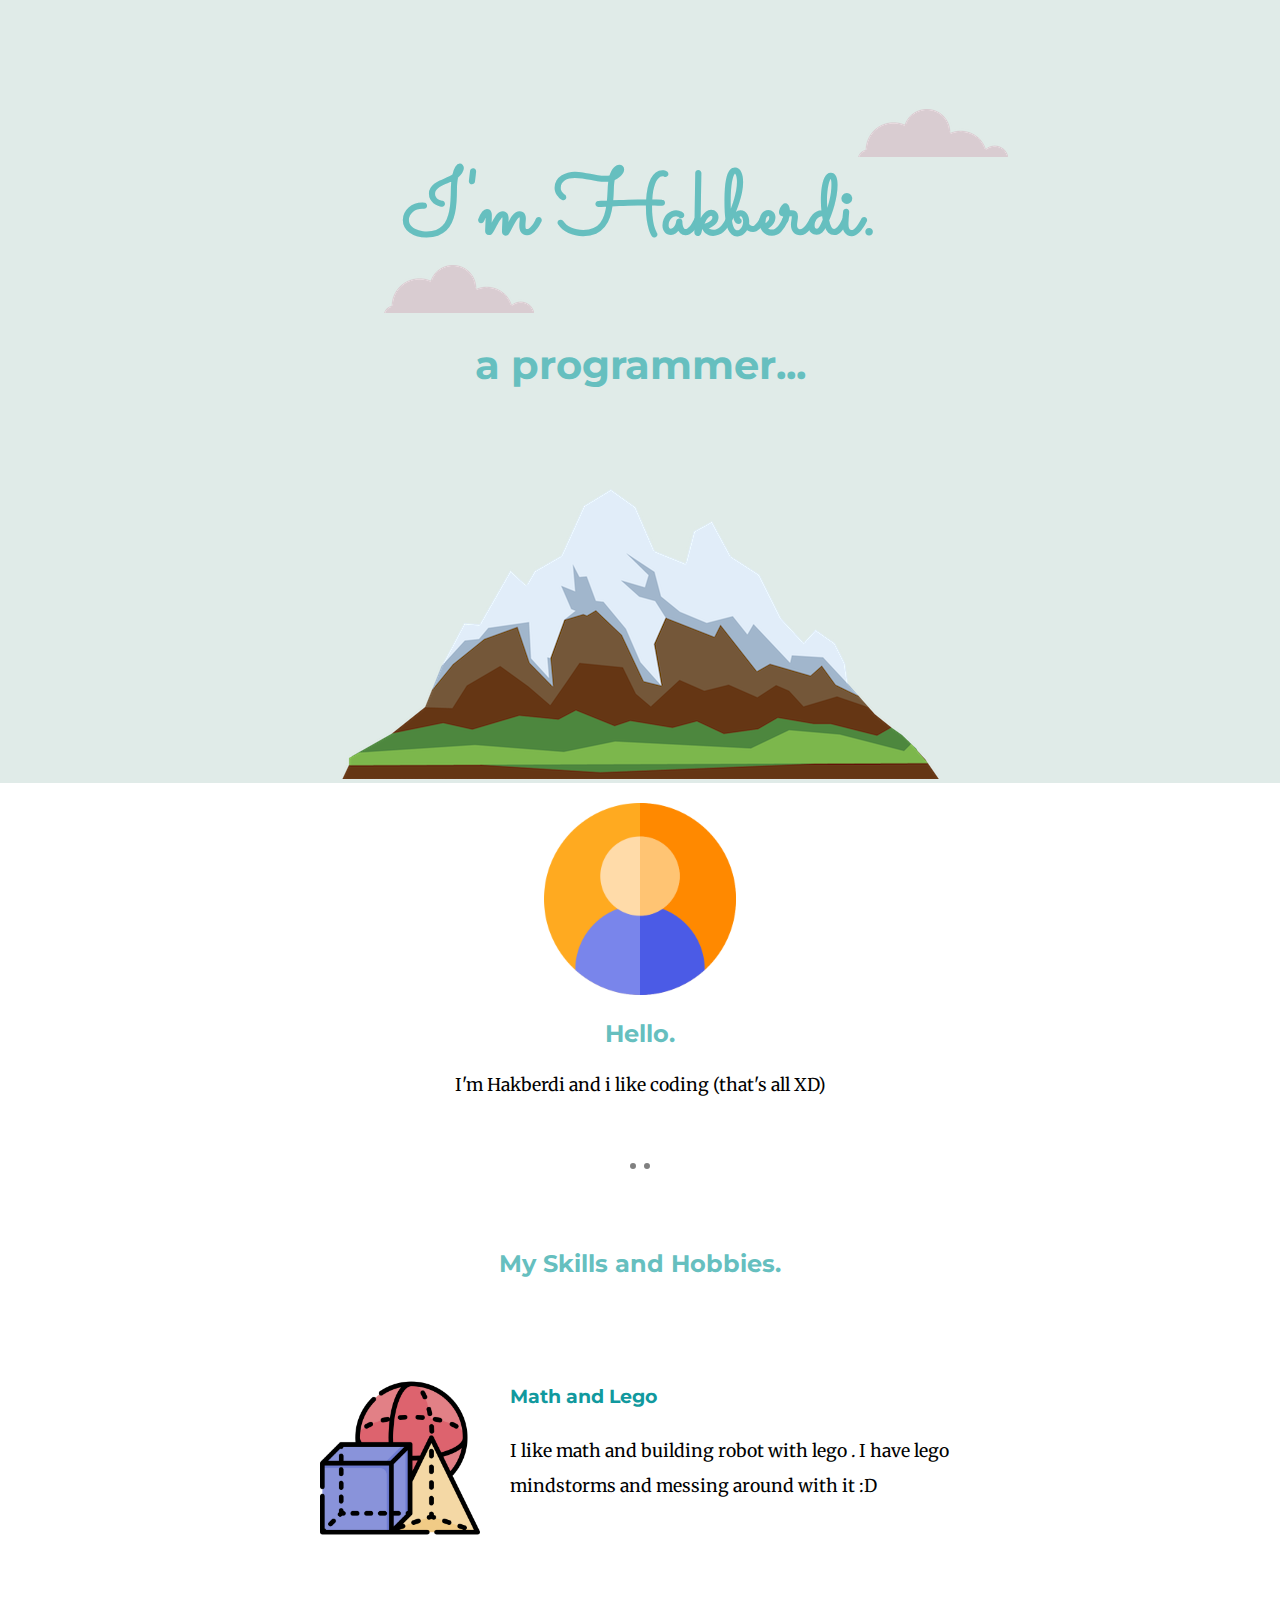
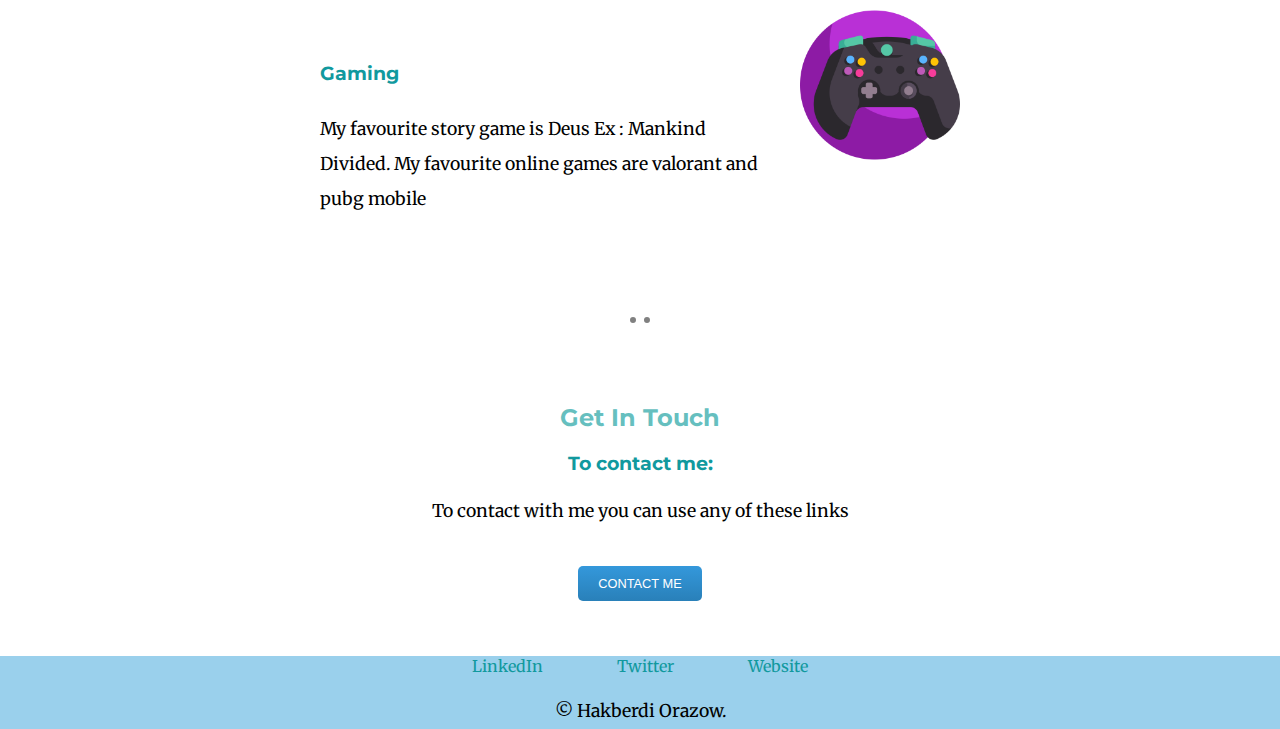
<file: index.html>
<!DOCTYPE html>
<html lang="en" dir="ltr">
  <head>
    <meta charset="utf-8">
    <meta name="description" content="d">
    <title>Hakberdi Orazow</title>
    <link rel="stylesheet" href="css/styles.css">
    <link rel="preconnect" href="https://fonts.googleapis.com">
<link rel="preconnect" href="https://fonts.gstatic.com" crossorigin>
<link href="https://fonts.googleapis.com/css2?family=Merriweather&family=Montserrat:wght@100&family=Sacramento&display=swap" rel="stylesheet">
    <link rel="icon" href="images\favicon.ico">

  </head>
  <body>

    <div class="div1" >

  <img class="cloud1" src="images\cloud.png" alt="cloud-png">
  <h1>I'm Hakberdi.</h1>
  <h2 class="typo2">a programmer...</h2>
  <img class="cloud2" src="images\cloud.png" alt="cloud-png">
  <img class="mountain" src="images\mountain.png" alt="cloud-png">
</div>
<br>
<div class="middle-container">
  <div class="profile">
    <img class="img" src="images\user.png" alt="XD">
    <h2>Hello.</h2>
    <p class="giris">I'm Hakberdi and i like coding (that's all XD)</p>
  </div>
  <br>
  <hr>
  <br>
  <div class="skills">
    <h2>My Skills and Hobbies.</h2>
    <div class="skill-row">
      <img class="img1" src="images\geometry.png" alt="">
      <h3>Math and Lego</h3>
      <p>I like math and building robot with lego . I have lego mindstorms and messing around with it :D</p>
    </div>
    <div class="skill-row">
      <img class="img2" src="images\controller.png" alt="">
      <br>
      <h3>Gaming</h3>
      <p>My favourite story game is Deus Ex : Mankind Divided. My favourite online games are valorant and pubg mobile</p>
    </div>
  </div>
  <hr>
  <br>
  <div class="contact-me">
    <h2>Get In Touch</h2>
    <h3>To contact me:</h3>
    <p>To contact with me you can use any of these links </p>
    <br>

      <a class="btn" href="mailto:name@email.com">CONTACT ME</a>

  </div>
</div>

<br>
<div class="bottom-container">
  <a class="footer-link" href="https://www.linkedin.com/">LinkedIn</a>
  <a class="footer-link" href="https://twitter.com/">Twitter</a>
  <a class="footer-link" href="https://www.appbrewery.co/">Website</a>
  <p class="lastline">© Hakberdi Orazow.</p>
</div>

  </body>
</html>
</file>
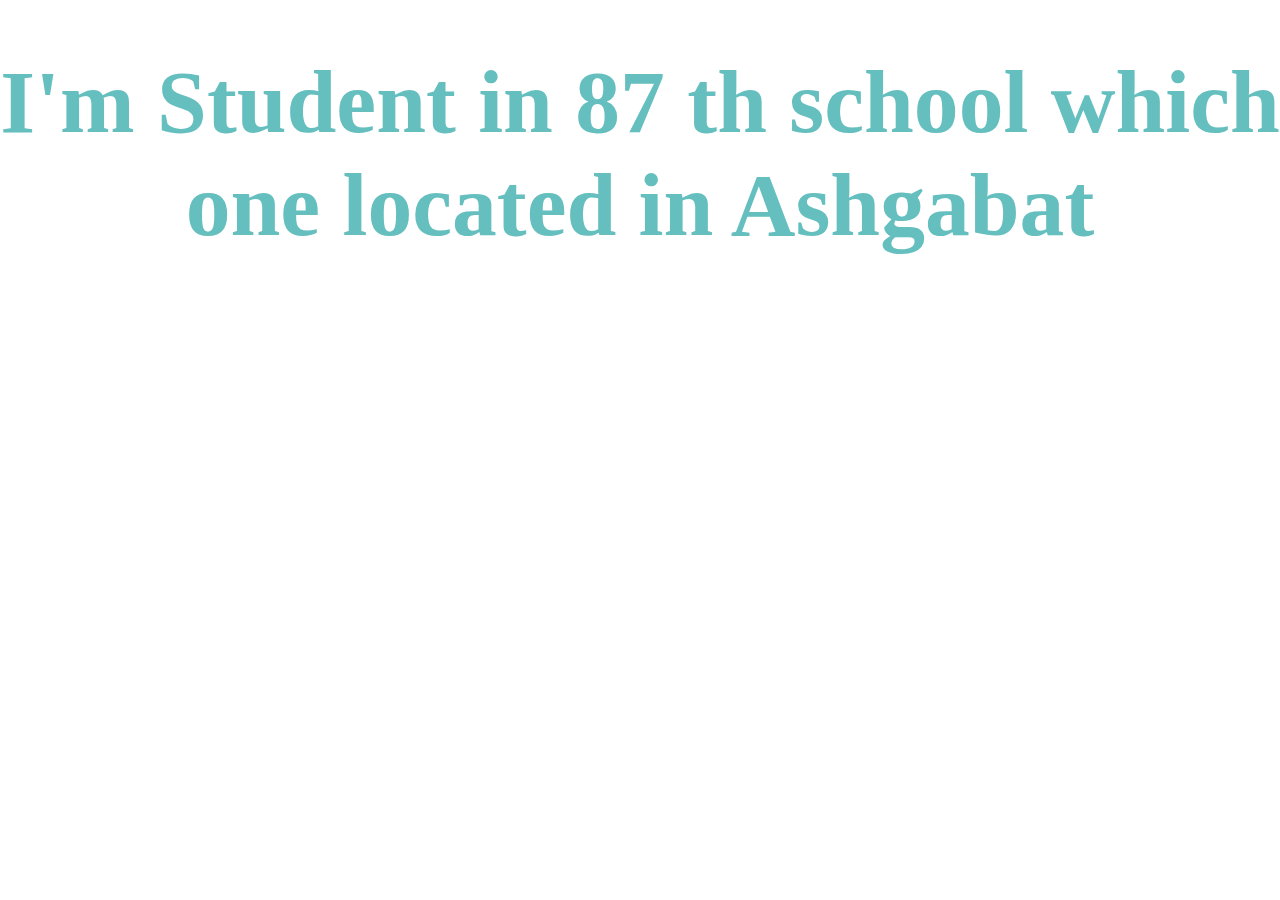
<file: MySchool.html>
<!DOCTYPE html>
<html lang="en" dir="ltr">
  <head>
    <meta charset="utf-8">
    <title>My School</title>
      <link rel="icon" href="images\favicon.ico">
  </head>
  <body>
  <link rel="stylesheet" href="css/styles.css">
 <h1>I'm Student in 87 th school which one located in Ashgabat</h1>
  </body>
</html>
</file>
<file: css/styles.css>
body{
  margin: 0;
  text-align: center;
  font-family: 'Merriweather', serif;
}
hr{
  border-style: none;
    border-top-style: dotted;
    border-color: grey;
    border-width: 6px;
    width: 1.5%;
    margin: 40px auto;
}

a{
  text-decoration: none;
  color: #11999E;
  padding: 35px;
}
h1
{
  margin-top: 50px;
  font-family: 'Sacramento', cursive;
  font-size: 560%;
  color: #66BFBF;

}
.typo2{
  font-size: 2.5rem;
}
p{
  font-size: 110%;

}
h2{
  font-family: 'Montserrat', sans-serif;
  color: #66BFBF;
}
h3
{
  color: #11999E;
  font-family: 'Montserrat', sans-serif;
}
.cloud1{
  position: absolute;
  left: 67%;
  bottom: 80%;
}
.cloud2{
  position: absolute;
  left: 30%;
  bottom: 60%;
}
.btn {
  background: #3498db;
  background-image: -webkit-linear-gradient(top, #3498db, #2980b9);
  background-image: -moz-linear-gradient(top, #3498db, #2980b9);
  background-image: -ms-linear-gradient(top, #3498db, #2980b9);
  background-image: -o-linear-gradient(top, #3498db, #2980b9);
  background-image: linear-gradient(to bottom, #3498db, #2980b9);
  -webkit-border-radius: 28;
  -moz-border-radius: 28;
  border-radius: 28px;
  font-family: Arial;
  color: #ffffff;
  font-size: 20px;
  padding: 10px 20px 10px 20px;
  text-decoration: none;
  margin-bottom: 35px;
}

.btn:hover {
  background: #3cb0fd;
  background-image: -webkit-linear-gradient(top, #3cb0fd, #3498db);
  background-image: -moz-linear-gradient(top, #3cb0fd, #3498db);
  background-image: -ms-linear-gradient(top, #3cb0fd, #3498db);
  background-image: -o-linear-gradient(top, #3cb0fd, #3498db);
  background-image: linear-gradient(to bottom, #3cb0fd, #3498db);
  text-decoration: none;
}
p{
  line-height: 2;
}
.giris{

  width: 30%;
  margin: auto;
}
.div1{
  background-color: #e0ebe8;
  position: relative;
  padding-top: 100px;
}
.bottom-container{
  background-color: #9AD0EC;
  padding-bottom: 0;
  margin-bottom: 0;
}
.btn{
  display: inline-block;
  background-color: #9AD0EC;
  border-radius: 5px;
  font-size: .8rem;
}
.skill-row{
  margin: 100px auto 100px auto;
  width: 50%;
  text-align: left;
  line-height: 2;
}

.img{
  width: 15%;
}
.img1{
  width: 25%;
  float: left;
  padding-right: 30px;
}
.img2{
  width: 25%;
  float: right;
  padding-left: 30px;
}
.lastline{
  margin-bottom: 0;
}
</file>
